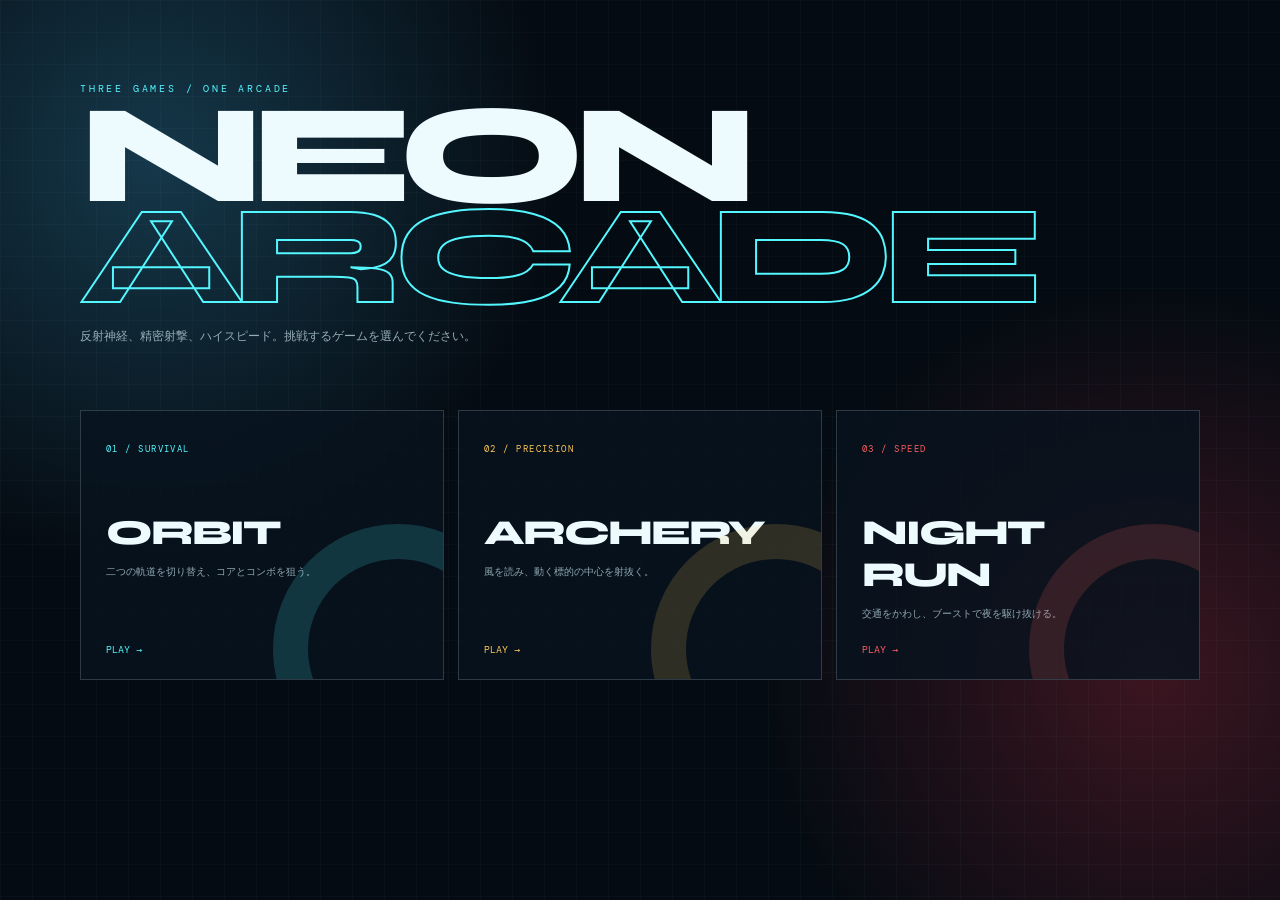
<file: index.html>
<!doctype html><html lang="ja"><head><meta charset="utf-8"><meta name="viewport" content="width=device-width,initial-scale=1"><meta name="theme-color" content="#07111f"><title>NEON ARCADE</title><link rel="stylesheet" href="arcade.css"></head><body><main><p class="eyebrow">THREE GAMES / ONE ARCADE</p><h1>NEON<br><em>ARCADE</em></h1><p class="lead">反射神経、精密射撃、ハイスピード。挑戦するゲームを選んでください。</p><section class="grid"><a class="card orbit" href="orbit/"><span>01 / SURVIVAL</span><b>ORBIT</b><p>二つの軌道を切り替え、コアとコンボを狙う。</p><i>PLAY →</i></a><a class="card archery" href="archery/"><span>02 / PRECISION</span><b>ARCHERY</b><p>風を読み、動く標的の中心を射抜く。</p><i>PLAY →</i></a><a class="card race" href="race/"><span>03 / SPEED</span><b>NIGHT RUN</b><p>交通をかわし、ブーストで夜を駆け抜ける。</p><i>PLAY →</i></a></section></main></body></html>
</file>
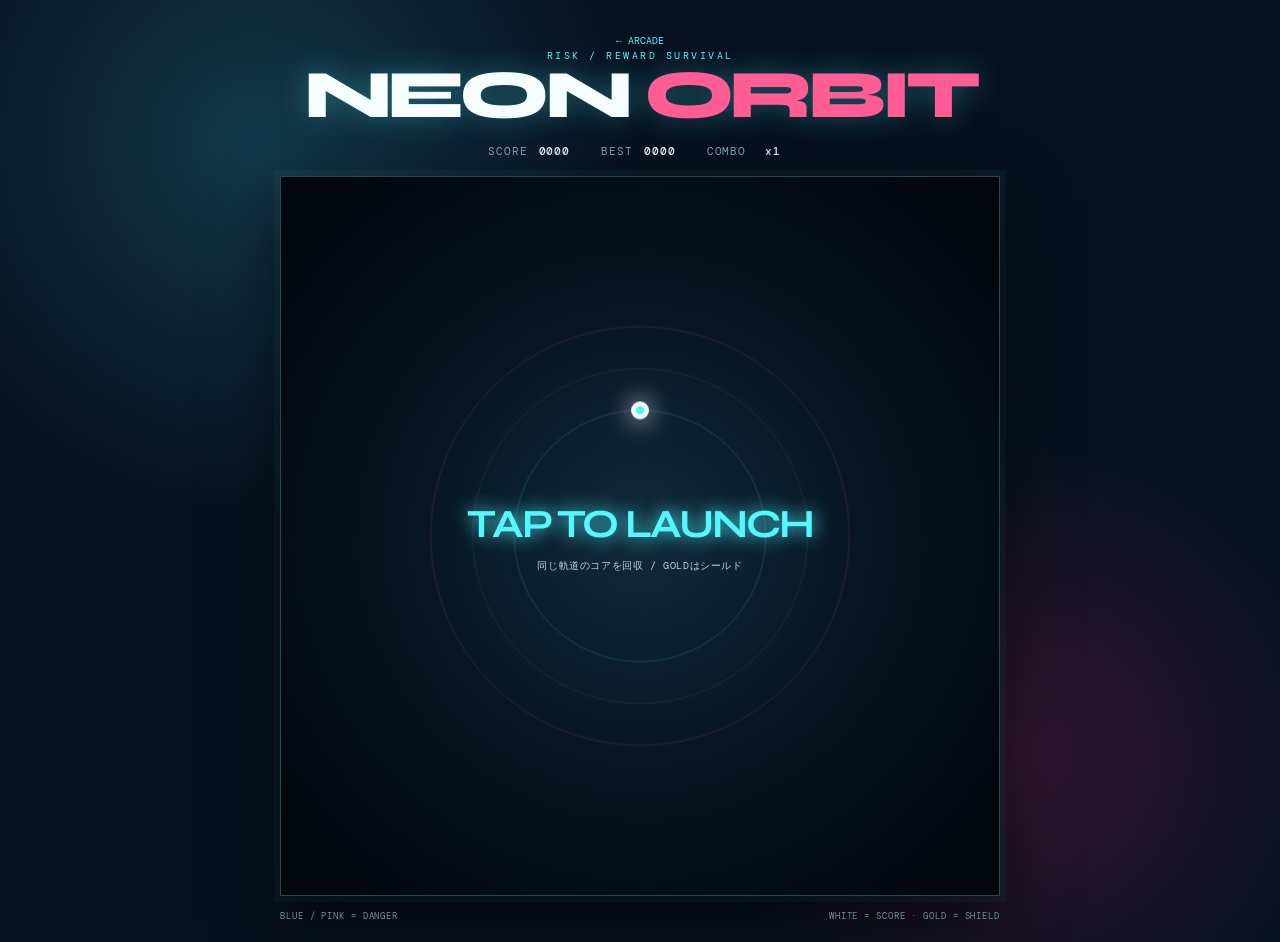
<file: orbit/index.html>
<!doctype html><html lang="ja"><head><meta charset="utf-8"><meta name="viewport" content="width=device-width,initial-scale=1"><meta name="theme-color" content="#07111f"><title>NEON ORBIT</title><link rel="stylesheet" href="../style.css"></head><body><main class="game-shell"><header><a href="../" style="color:#54f7ff;text-decoration:none;font-size:10px">← ARCADE</a><p class="eyebrow">RISK / REWARD SURVIVAL</p><h1>NEON <em>ORBIT</em></h1><div class="stats" aria-live="polite"><span>SCORE <b id="score">0000</b></span><span>BEST <b id="best">0000</b></span><span>COMBO <b id="combo">x1</b></span></div></header><section class="arena-wrap"><canvas id="game" width="720" height="720"></canvas><div class="overlay" id="overlay"><p class="status" id="status">TAP TO LAUNCH</p><p class="instruction" id="instruction">同じ軌道のコアを回収 / GOLDはシールド</p></div></section><footer><span>BLUE / PINK = DANGER</span><span>WHITE = SCORE · GOLD = SHIELD</span></footer></main><script src="../game.js"></script></body></html>
</file>
<file: arcade.css>
@import url('https://fonts.googleapis.com/css2?family=DM+Mono:wght@400;500&family=Syne:wght@700;800&display=swap');:root{--ink:#edfbff;--cyan:#54f7ff;--red:#ff5d61;--gold:#ffc857}*{box-sizing:border-box}body{margin:0;min-height:100vh;color:var(--ink);background:radial-gradient(circle at 12% 18%,#15384a,transparent 30%),radial-gradient(circle at 90% 75%,#3b1520,transparent 29%),#050b12;font-family:'DM Mono',monospace}body:before{content:'';position:fixed;inset:0;opacity:.14;background-image:linear-gradient(#b8f5ff33 1px,transparent 1px),linear-gradient(90deg,#b8f5ff33 1px,transparent 1px);background-size:32px 32px;pointer-events:none}main{position:relative;width:min(1120px,92vw);margin:auto;padding:8vh 0}.eyebrow{color:var(--cyan);font-size:10px;letter-spacing:.28em}h1{margin:10px 0 18px;font:800 clamp(64px,11vw,145px)/.72 Syne,sans-serif;letter-spacing:-.08em}h1 em{color:transparent;font-style:normal;-webkit-text-stroke:2px var(--cyan)}.lead{max-width:520px;color:#95adb5;font-size:12px;line-height:1.8}.grid{display:grid;grid-template-columns:repeat(3,1fr);gap:14px;margin-top:7vh}.card{position:relative;min-height:270px;padding:25px;color:var(--ink);text-decoration:none;border:1px solid #dff8ff2e;overflow:hidden;transition:.25s;background:#08131fcc}.card:after{content:'';position:absolute;width:180px;height:180px;border:35px solid var(--accent);border-radius:50%;right:-80px;bottom:-95px;opacity:.16;transition:.3s}.card:hover{transform:translateY(-7px);border-color:var(--accent);box-shadow:0 18px 50px #0008}.card:hover:after{transform:scale(1.2)}.card span{font-size:9px;color:var(--accent);letter-spacing:.16em}.card b{display:block;margin-top:55px;font:800 35px Syne,sans-serif;letter-spacing:-.06em}.card p{max-width:240px;color:#91aab3;font-size:10px;line-height:1.6}.card i{position:absolute;bottom:23px;color:var(--accent);font-style:normal;font-size:10px}.orbit{--accent:var(--cyan)}.archery{--accent:var(--gold)}.race{--accent:var(--red)}@media(max-width:700px){main{padding:5vh 0}.grid{grid-template-columns:1fr;margin-top:5vh}.card{min-height:190px}.card b{margin-top:28px}h1{font-size:20vw}}
</file>
<file: style.css>
@import url('https://fonts.googleapis.com/css2?family=DM+Mono:wght@400;500&family=Syne:wght@700;800&display=swap');

:root { --ink:#dff8ff; --cyan:#54f7ff; --hot:#ff5d94; --night:#07111f; }
* { box-sizing:border-box; }
body { margin:0; min-height:100vh; display:grid; place-items:center; overflow:hidden; color:var(--ink); background:radial-gradient(circle at 20% 15%, #12384b 0, transparent 29%), radial-gradient(circle at 80% 80%, #311631 0, transparent 25%), #07111f; font-family:"DM Mono",monospace; }
body::before { content:""; position:fixed; inset:0; opacity:.18; pointer-events:none; background-image:linear-gradient(rgba(169,244,255,.12) 1px,transparent 1px),linear-gradient(90deg,rgba(169,244,255,.12) 1px,transparent 1px); background-size:28px 28px; mask-image:radial-gradient(circle,black,transparent 75%); }
.game-shell { width:min(92vw,760px); padding:28px 20px 20px; text-align:center; }
header { animation:rise .7s ease both; }
.eyebrow { margin:0 0 3px; color:var(--cyan); font-size:10px; letter-spacing:.25em; }
h1 { margin:0; font:800 clamp(38px,8vw,68px)/.9 Syne,sans-serif; letter-spacing:-.07em; color:#f5fdff; text-shadow:0 0 30px rgba(84,247,255,.32); } h1 em { color:var(--hot); font-style:normal; }
.stats { display:flex; justify-content:center; gap:28px; margin:18px 0; font-size:11px; color:#86a5af; letter-spacing:.08em; } .stats b { display:inline-block; min-width:38px; color:var(--ink); font-weight:500; }
.arena-wrap { position:relative; aspect-ratio:1; width:100%; border:1px solid rgba(155,240,255,.24); box-shadow:0 0 0 6px rgba(84,247,255,.035),0 25px 60px #0009; background:#06101c; animation:rise .7s .1s ease both; }
canvas { display:block; width:100%; height:100%; cursor:pointer; touch-action:manipulation; }
.overlay { position:absolute; inset:0; display:grid; place-content:center; gap:11px; pointer-events:none; transition:opacity .25s; background:radial-gradient(circle,transparent 20%,#02080c55); }
.overlay.playing { opacity:0; }.status { margin:0; color:var(--cyan); font:700 clamp(21px,5vw,40px) Syne,sans-serif; letter-spacing:-.05em; text-shadow:0 0 18px var(--cyan); }.instruction { margin:0; font-size:10px; color:#bbd9e1; letter-spacing:.06em; }
footer { display:flex; justify-content:space-between; margin-top:14px; color:#6d929d; font-size:9px; letter-spacing:.1em; animation:rise .7s .2s ease both; }
@keyframes rise { from { opacity:0; transform:translateY(12px); } to { opacity:1; transform:none; } }
@media (max-width:480px) { .game-shell { padding:22px 12px 13px; }.stats { margin:14px 0; } footer { font-size:7px; } }
</file>
